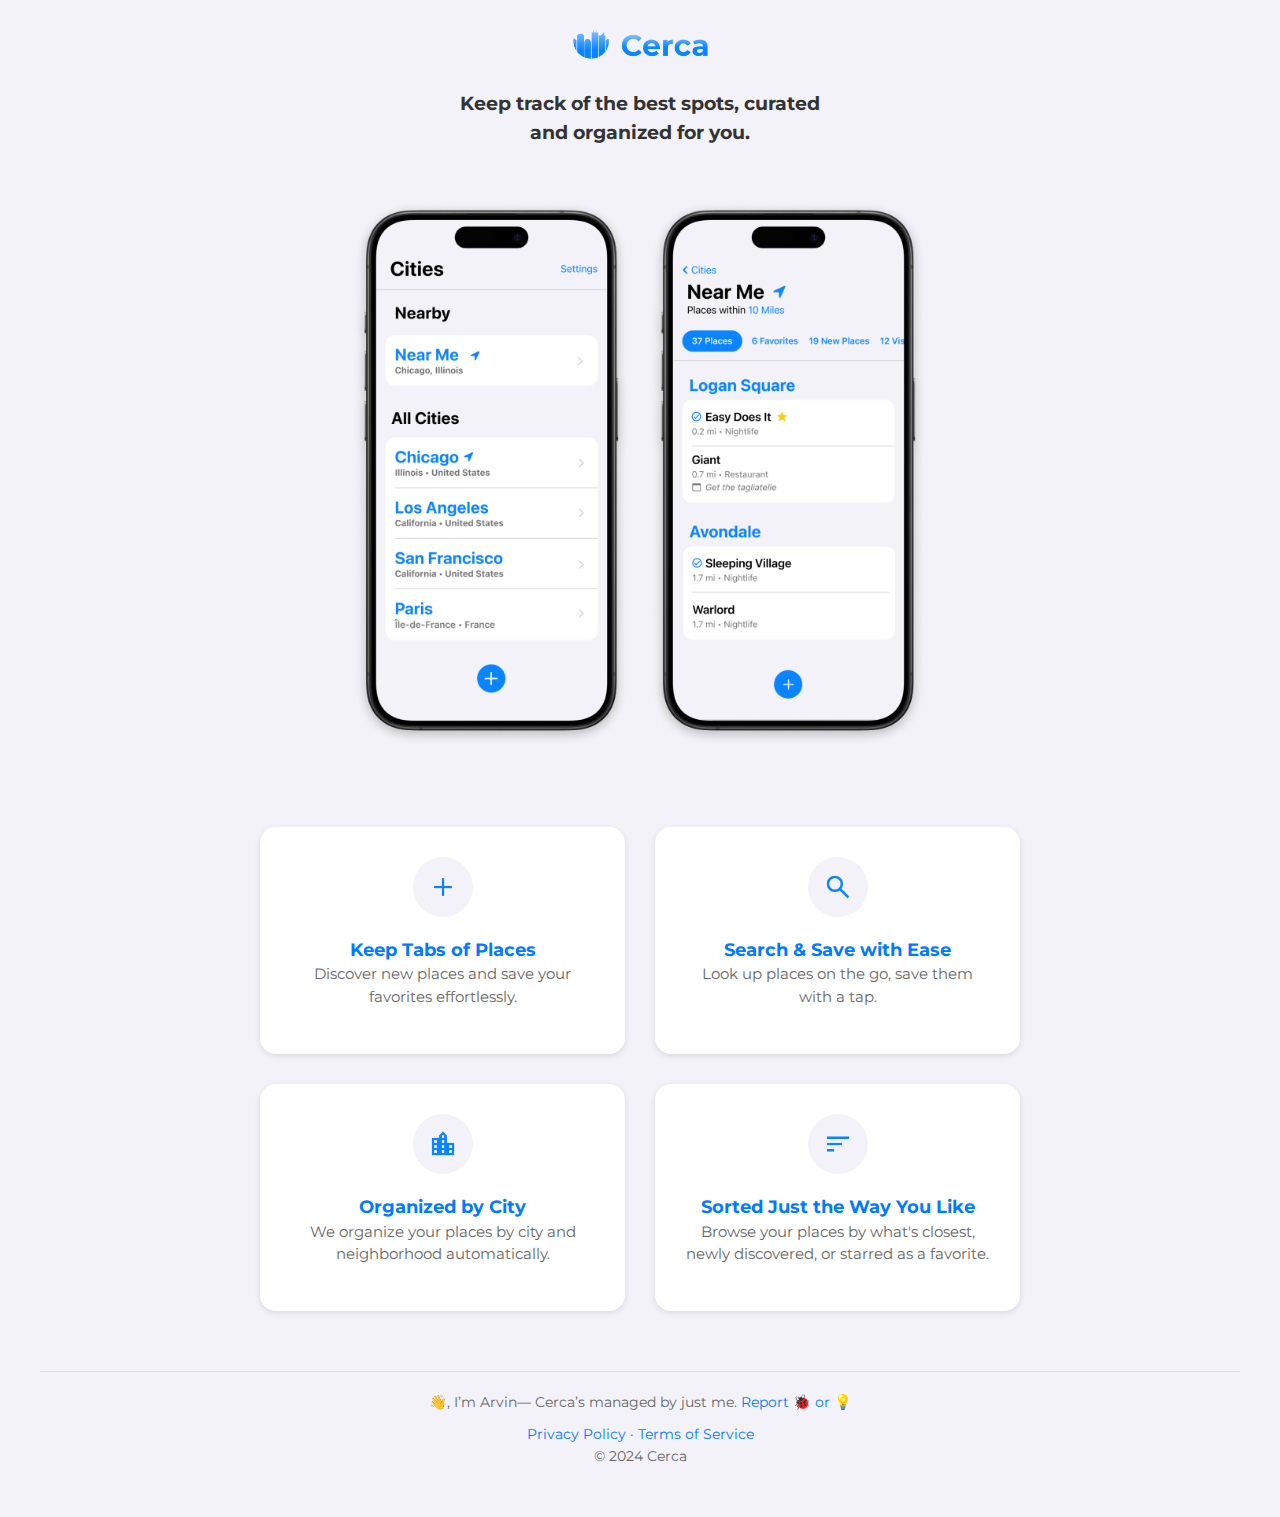
<file: index.html>
<!DOCTYPE html>
<html lang="en">
<head>
    <meta charset="UTF-8">
    <meta name="viewport" content="width=device-width, initial-scale=1.0">
    <title>Cerca: Your to-do list for places</title>
    <link rel="icon" href="data:image/svg+xml,<svg xmlns=%22http://www.w3.org/2000/svg%22 viewBox=%220 0 32 32%22><text y=%2228%22 font-size=%2232%22>🌇</text></svg>">    
    <link rel="stylesheet" href="styles.css">
</head>
<body>
    <div class="container">
        <!-- Hero Section -->
        <header class="hero">
            <a href="/"><img src="assets/cerca_logo.png" alt="Cerca Logo" class="logo"></a>
            <h1>Keep track of the best spots, curated and organized for you.</h1>
            <div class="mockups">
                <img src="assets/iOS_preview.png" alt="Phone showing Cities view">
                <!-- <img src="assets/mockup_right.png" alt="Phone showing Nearby view"> -->
            </div>
        </header>
        
        <!-- Features Section -->
        <section class="features">
            <div class="feature">
                <div class="icon-circle">
                    <img src="assets/add_icon.png" alt="Add Icon">
                </div>
                <h2>Keep Tabs of Places</h2>
                <p>Discover new places and save your favorites effortlessly.</p>
            </div>
            <div class="feature">
                <div class="icon-circle">
                    <img src="assets/search_icon.png" alt="Search Icon">
                </div>
                <h2>Search & Save with Ease</h2>
                <p>Look up places on the go, save them with a tap.</p>
            </div>
            <div class="feature">
                <div class="icon-circle">
                    <img src="assets/city_icon.png" alt="City Icon">
                </div>
                <h2>Organized by City</h2>
                <p>We organize your places by city and neighborhood automatically.</p>
            </div>
            <div class="feature">
                <div class="icon-circle">
                    <img src="assets/sort_icon.png" alt="City Icon">
                </div>
                <h2>Sorted Just the Way You Like</h2>
                <p>Browse your places by what's closest, newly discovered, or starred as a favorite.</p>
            </div>
        </section>

        <!-- Call to Action -->
        <!-- <section class="cta">
            <button class="download-button">Download in the App Store</button>
        </section> -->

        <!-- Footer -->
        <footer>
            <p>👋, I’m Arvin— Cerca’s managed by just me. <a href="https://forms.gle/3RDg2YJ35pp6VXJf8">Report 🐞 or 💡</a></p>
            <div class="links">
                <a href="/privacy">Privacy Policy</a> · <a href="/terms">Terms of Service</a>
            </div>
            <p>© 2024 Cerca</p>
        </footer>
    </div>

    <script src="scripts.js"></script>
</body>
</html>
</file>
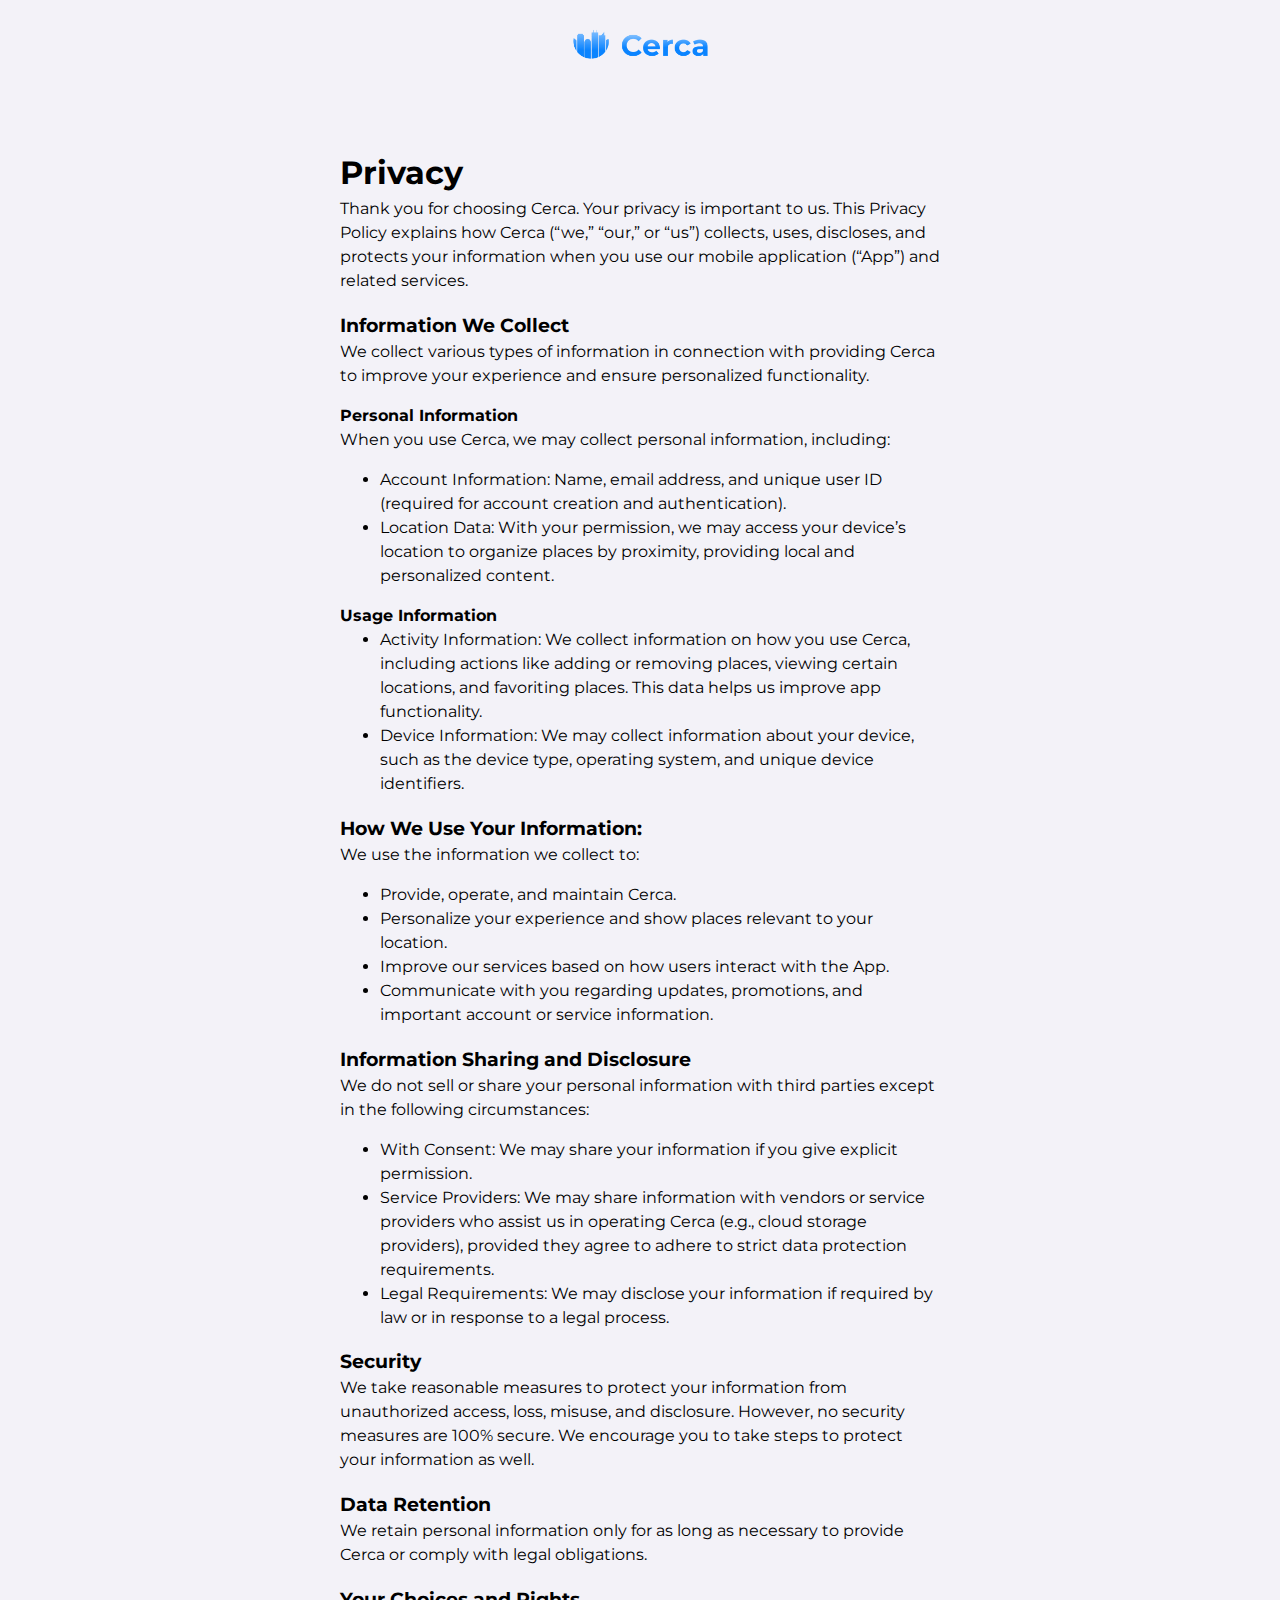
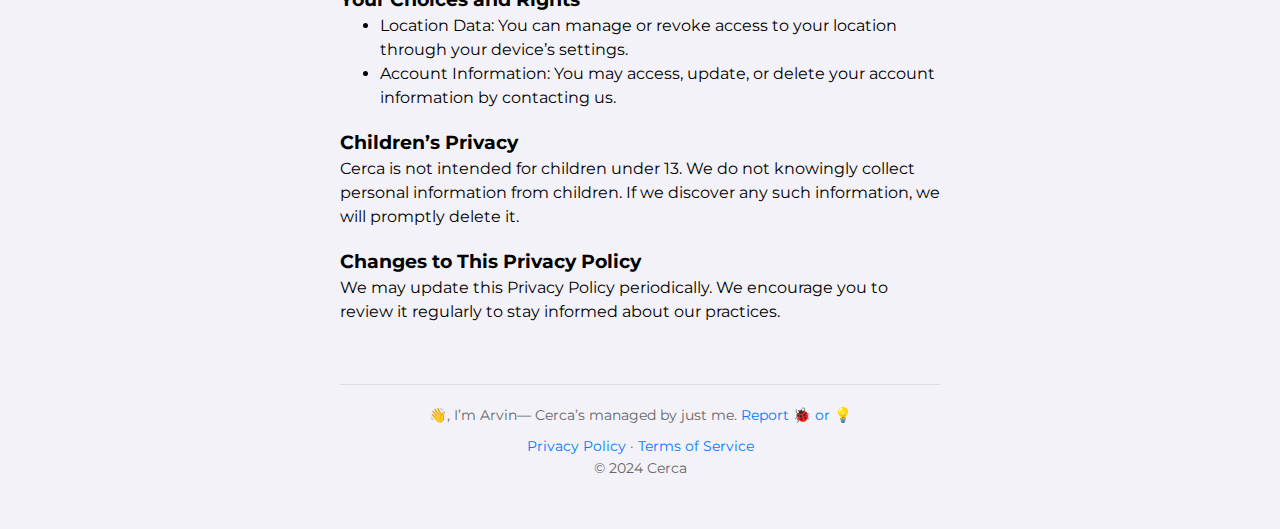
<file: privacy.html>
<!DOCTYPE html>
<html lang="en">
<head>
    <meta charset="UTF-8">
    <meta name="viewport" content="width=device-width, initial-scale=1.0">
    <title>Cerca: Your to-do list for places</title>
    <link rel="icon" href="data:image/svg+xml,<svg xmlns=%22http://www.w3.org/2000/svg%22 viewBox=%220 0 32 32%22><text y=%2228%22 font-size=%2232%22>🌇</text></svg>">    
    <link rel="stylesheet" href="styles.css">
</head>
<body>
    <div class="container-small">
        <!-- Hero Section -->
        <header class="hero">
            <a href="/"><img src="assets/cerca_logo.png" alt="Cerca Logo" class="logo"></a>
        </header>    
        <section>
            <h1>Privacy</h1>
            <p>Thank you for choosing Cerca. Your privacy is important to us. This Privacy Policy explains how Cerca (“we,” “our,” or “us”) collects, uses, discloses, and protects your information when you use our mobile application (“App”) and related services.</p>

            <h3>Information We Collect</h3>
            <p>We collect various types of information in connection with providing Cerca to improve your experience and ensure personalized functionality.</p>

            <h4>Personal Information</h4>
            <p>
                When you use Cerca, we may collect personal information, including:
                <ul>
                    <li>Account Information: Name, email address, and unique user ID (required for account creation and authentication).</li>
                    <li>Location Data: With your permission, we may access your device’s location to organize places by proximity, providing local and personalized content.</li>
                </ul>
            </p>

            <h4>Usage Information</h4>
            <ul>
                <li>Activity Information: We collect information on how you use Cerca, including actions like adding or removing places, viewing certain locations, and favoriting places. This data helps us improve app functionality.</li>
                <li>Device Information: We may collect information about your device, such as the device type, operating system, and unique device identifiers.</li>
            </ul>

            <h3>How We Use Your Information:</h3>
            <p>
                We use the information we collect to:
                <ul>
                    <li>Provide, operate, and maintain Cerca.</li>
                    <li>Personalize your experience and show places relevant to your location.</li>
                    <li>Improve our services based on how users interact with the App.</li>
                    <li>Communicate with you regarding updates, promotions, and important account or service information.</li>
                </ul>
            </p>

            <h3>Information Sharing and Disclosure</h3>
            <p>We do not sell or share your personal information with third parties except in the following circumstances:</p>
            <ul>
                <li>With Consent: We may share your information if you give explicit permission.</li>
                <li>Service Providers: We may share information with vendors or service providers who assist us in operating Cerca (e.g., cloud storage providers), provided they agree to adhere to strict data protection requirements.</li>
                <li>Legal Requirements: We may disclose your information if required by law or in response to a legal process.</li>
            </ul>

            <h3>Security</h3>
            <p>We take reasonable measures to protect your information from unauthorized access, loss, misuse, and disclosure. However, no security measures are 100% secure. We encourage you to take steps to protect your information as well.</p>

            <h3>Data Retention</h3>
            We retain personal information only for as long as necessary to provide Cerca or comply with legal obligations.

            <h3>Your Choices and Rights</h3>
            <ul>
                <li>Location Data: You can manage or revoke access to your location through your device’s settings.</li>
                <li>Account Information: You may access, update, or delete your account information by contacting us.</li>
            </ul>

            <h3>Children’s Privacy</h3>
            <p>Cerca is not intended for children under 13. We do not knowingly collect personal information from children. If we discover any such information, we will promptly delete it.</p>

            <h3>Changes to This Privacy Policy</h3>
            <p>We may update this Privacy Policy periodically. We encourage you to review it regularly to stay informed about our practices.</p>

            <!-- <h2>Contact Us</h2> -->
            <!-- <p></p> -->        
        </section>

            <!-- Footer -->
        <footer>
            <p>👋, I’m Arvin— Cerca’s managed by just me. <a href="https://forms.gle/3RDg2YJ35pp6VXJf8">Report 🐞 or 💡</a></p>
            <div class="links">
                <a href="/privacy">Privacy Policy</a> · <a href="/terms">Terms of Service</a>
            </div>
            <p>© 2024 Cerca</p>
        </footer>
    </div>
</body>
</html>
</file>
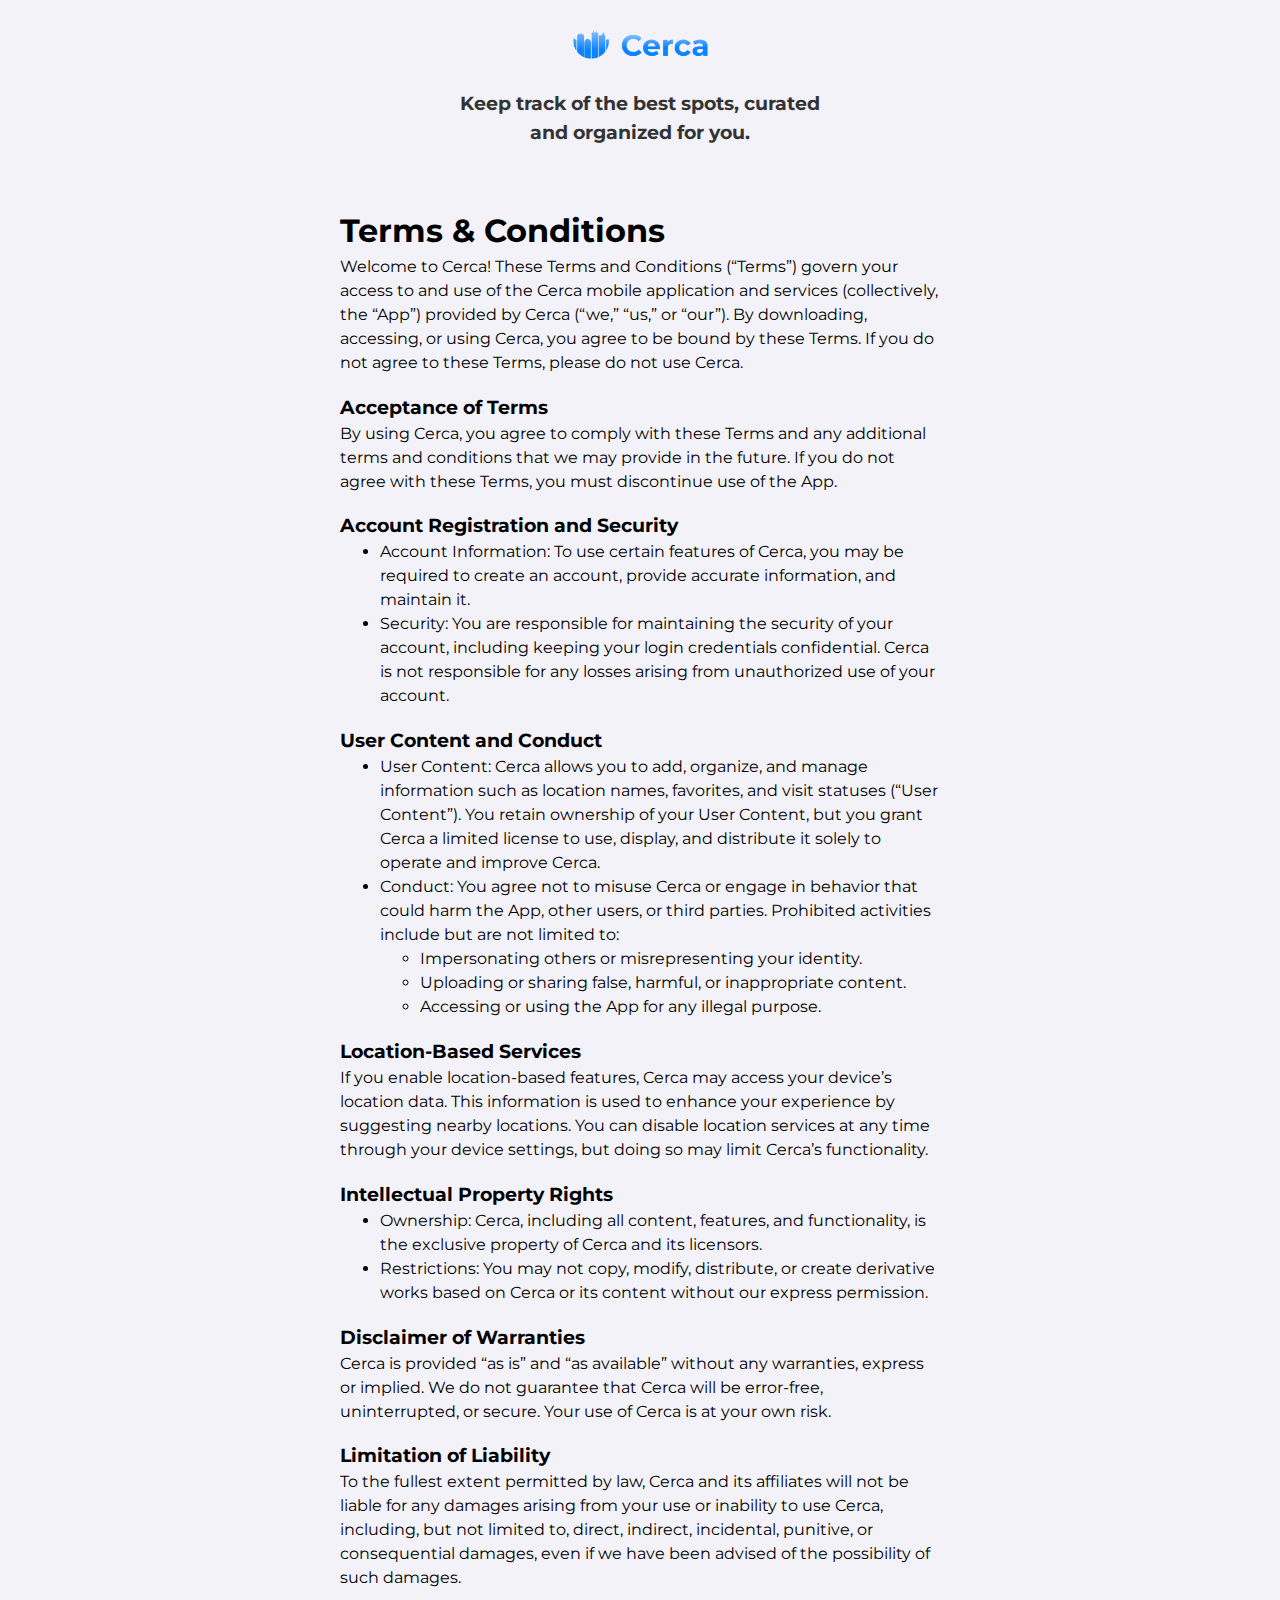
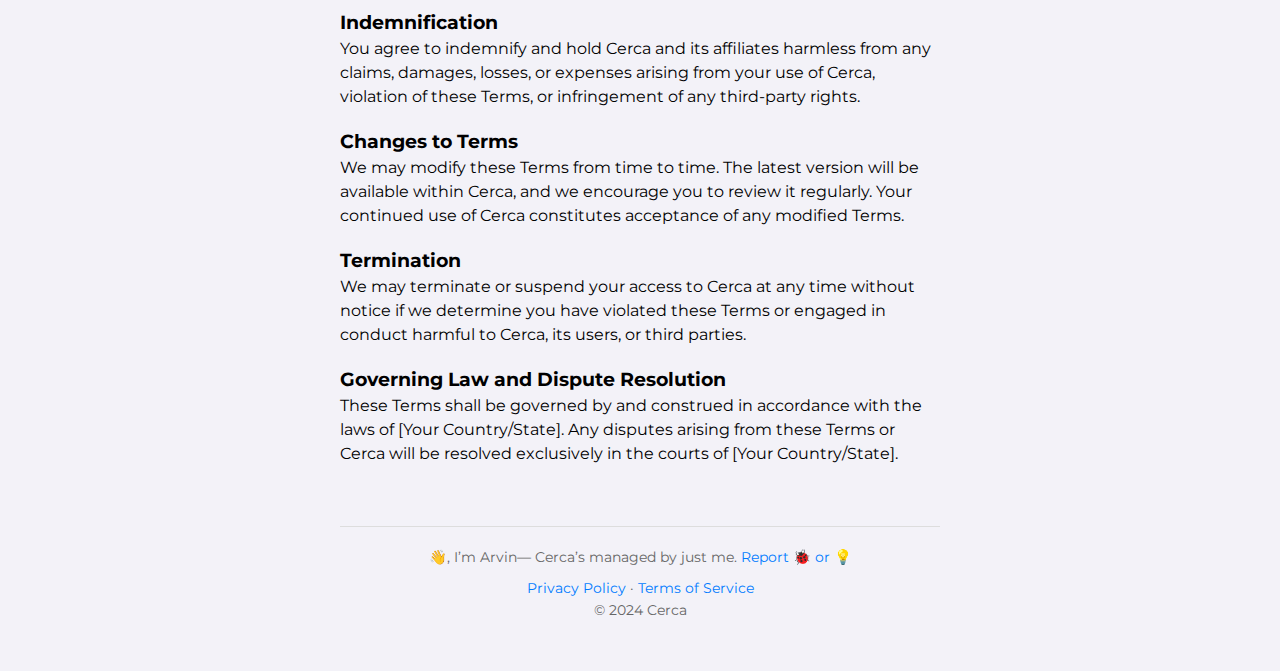
<file: terms.html>
<!DOCTYPE html>
<html lang="en">
<head>
    <meta charset="UTF-8">
    <meta name="viewport" content="width=device-width, initial-scale=1.0">
    <title>Cerca: Your to-do list for places</title>
    <link rel="icon" href="data:image/svg+xml,<svg xmlns=%22http://www.w3.org/2000/svg%22 viewBox=%220 0 32 32%22><text y=%2228%22 font-size=%2232%22>🌇</text></svg>">    
    <link rel="stylesheet" href="styles.css">
</head>
<body>
    <div class="container-small">
        <!-- Hero Section -->
        <header class="hero">
            <a href="/"><img src="assets/cerca_logo.png" alt="Cerca Logo" class="logo"></a>
            <h1>Keep track of the best spots, curated and organized for you.</h1>            
        </header>    
        <section>
            <h1>Terms & Conditions</h1>
            <p>Welcome to Cerca! These Terms and Conditions (“Terms”) govern your access to and use of the Cerca mobile application and services (collectively, the “App”) provided by Cerca (“we,” “us,” or “our”). By downloading, accessing, or using Cerca, you agree to be bound by these Terms. If you do not agree to these Terms, please do not use Cerca.</p>

            <h3>Acceptance of Terms</h3>
            <p>By using Cerca, you agree to comply with these Terms and any additional terms and conditions that we may provide in the future. If you do not agree with these Terms, you must discontinue use of the App.</p>

            <h3>Account Registration and Security</h3>
            <ul>
                <li>Account Information: To use certain features of Cerca, you may be required to create an account, provide accurate information, and maintain it.</li>
                <li>Security: You are responsible for maintaining the security of your account, including keeping your login credentials confidential. Cerca is not responsible for any losses arising from unauthorized use of your account.</li>
            </ul>

            <h3>User Content and Conduct</h3>
            <ul>
                <li>User Content: Cerca allows you to add, organize, and manage information such as location names, favorites, and visit statuses (“User Content”). You retain ownership of your User Content, but you grant Cerca a limited license to use, display, and distribute it solely to operate and improve Cerca.</li>
                <li>Conduct: You agree not to misuse Cerca or engage in behavior that could harm the App, other users, or third parties. Prohibited activities include but are not limited to:
                    <ul>
                        <li>Impersonating others or misrepresenting your identity.</li>
                        <li>Uploading or sharing false, harmful, or inappropriate content.</li>
                        <li>Accessing or using the App for any illegal purpose.</li>
                    </ul>
                </li>
            </ul>

        <h3>Location-Based Services</h3>
        <p>If you enable location-based features, Cerca may access your device’s location data. This information is used to enhance your experience by suggesting nearby locations. You can disable location services at any time through your device settings, but doing so may limit Cerca’s functionality.</p>

        <h3>Intellectual Property Rights</h3>
        <ul>
            <li>Ownership: Cerca, including all content, features, and functionality, is the exclusive property of Cerca and its licensors.</li>
            <li>Restrictions: You may not copy, modify, distribute, or create derivative works based on Cerca or its content without our express permission.</li>
        </ul>

        <h3>Disclaimer of Warranties</h3>
        <p>Cerca is provided “as is” and “as available” without any warranties, express or implied. We do not guarantee that Cerca will be error-free, uninterrupted, or secure. Your use of Cerca is at your own risk.</p>

        <h3>Limitation of Liability</h3>
        <p>To the fullest extent permitted by law, Cerca and its affiliates will not be liable for any damages arising from your use or inability to use Cerca, including, but not limited to, direct, indirect, incidental, punitive, or consequential damages, even if we have been advised of the possibility of such damages.</p>

        <h3>Indemnification</h3>
        <p>You agree to indemnify and hold Cerca and its affiliates harmless from any claims, damages, losses, or expenses arising from your use of Cerca, violation of these Terms, or infringement of any third-party rights.</p>

        <h3>Changes to Terms</h3>
        <p>We may modify these Terms from time to time. The latest version will be available within Cerca, and we encourage you to review it regularly. Your continued use of Cerca constitutes acceptance of any modified Terms.</p>

        <h3>Termination</h3>
        <p>We may terminate or suspend your access to Cerca at any time without notice if we determine you have violated these Terms or engaged in conduct harmful to Cerca, its users, or third parties.</p>

        <h3>Governing Law and Dispute Resolution</h3>
        <p>These Terms shall be governed by and construed in accordance with the laws of [Your Country/State]. Any disputes arising from these Terms or Cerca will be resolved exclusively in the courts of [Your Country/State].</p>              
        </section>

        <!-- Footer -->
        <footer>
            <p>👋, I’m Arvin— Cerca’s managed by just me. <a href="https://forms.gle/3RDg2YJ35pp6VXJf8">Report 🐞 or 💡</a></p>
            <div class="links">
                <a href="/privacy">Privacy Policy</a> · <a href="/terms">Terms of Service</a>
            </div>
            <p>© 2024 Cerca</p>
        </footer>
    </div>
</body>
</html>
</file>
<file: styles.css>
@import url('https://fonts.googleapis.com/css2?family=Montserrat:ital,wght@0,100..900;1,100..900&display=swap');

* {
    box-sizing: border-box;
    margin: 0;
    padding: 0;
    font-family: "Montserrat", sans-serif;
    font-optical-sizing: auto;
    font-style: normal;
    line-height: 1.5em;
}

body {
    display: flex;
    justify-content: center;
    align-items: center;
    min-height: 100vh;
    background-color: #F3F2F8;
    padding: 20px;
}

p, ul, ol {
    margin-bottom: 1em;
}

h3 {
    margin-top: 1em;
}

ul, ol {
    padding-left: 2.5em;
}

.container {
    max-width: 1200px;
    width: 100%;
}

.container-small {
    max-width: 600px;
    width: 100%;
}

/* Hero Section */
header.hero {
    margin-bottom: 60px;
    text-align: center;
}

header.hero .logo {
    max-width: 140px;
    margin-bottom: 20px;
}

header.hero h1 {
    font-size: 1.2em;
    color: #333;
    max-width: 400px;
    margin: 0 auto;
}

header.hero .mockups {
    margin-top: 40px;
    flex-wrap: wrap; 
    gap: 10px; 
}

header.hero .mockups img {
    max-width: 50%; 
    height: auto;
}

@media (max-width: 800px) {
    header.hero .mockups {
        flex-direction: column;
        align-items: center;
    }

    header.hero .mockups img {
        max-width: 100%; 
    }
}

/* Features Section */
.features {
    display: grid;
    gap: 30px;
    padding: 0 20px;
    max-width: 800px;
    margin: 0 auto;
}

@media (min-width: 768px) {
    .features {
        grid-template-columns: repeat(2, 1fr); 
    }
}

.feature {
    text-align: center;
    padding: 30px;
    background: #fff;
    border-radius: 16px;
    box-shadow: 0 2px 6px rgba(0, 0, 0, 0.1);
}

.feature .icon-circle {
    width: 60px;
    height: 60px;
    margin: 0 auto 20px auto;
    border-radius: 50%;
    background: #F3F2F8;
    display: flex;
    justify-content: center;
    align-items: center;
}

.feature .icon-circle img {
    max-width: 30px;
    height: auto;
}

.feature h2 {
    font-size: 1.1em;
    color: #007BFF;
}

.feature p {
    font-size: 0.95em;
    color: #666;
}

/* Call-to-Action Section */
.cta {
    margin-top: 40px;
}

.cta .download-button {
    font-size: 1em;
    padding: 12px 24px;
    background-color: #007BFF;
    color: #fff;
    border: none;
    border-radius: 8px;
    cursor: pointer;
    text-decoration: none;
}

.cta .download-button:hover {
    background-color: #0056b3;
}

/* Footer */
footer {
    margin-top: 60px;
    padding: 20px 0;
    font-size: 0.9em;
    color: #666;
    border-top: 1px solid #ddd;
    text-align: center;
}

footer p {
    margin-bottom: 10px;
}

footer a {
    color: #007BFF;
    text-decoration: none;
}

footer a:hover {
    text-decoration: underline;
}

footer .links {
    margin-top: 10px;
}
</file>
